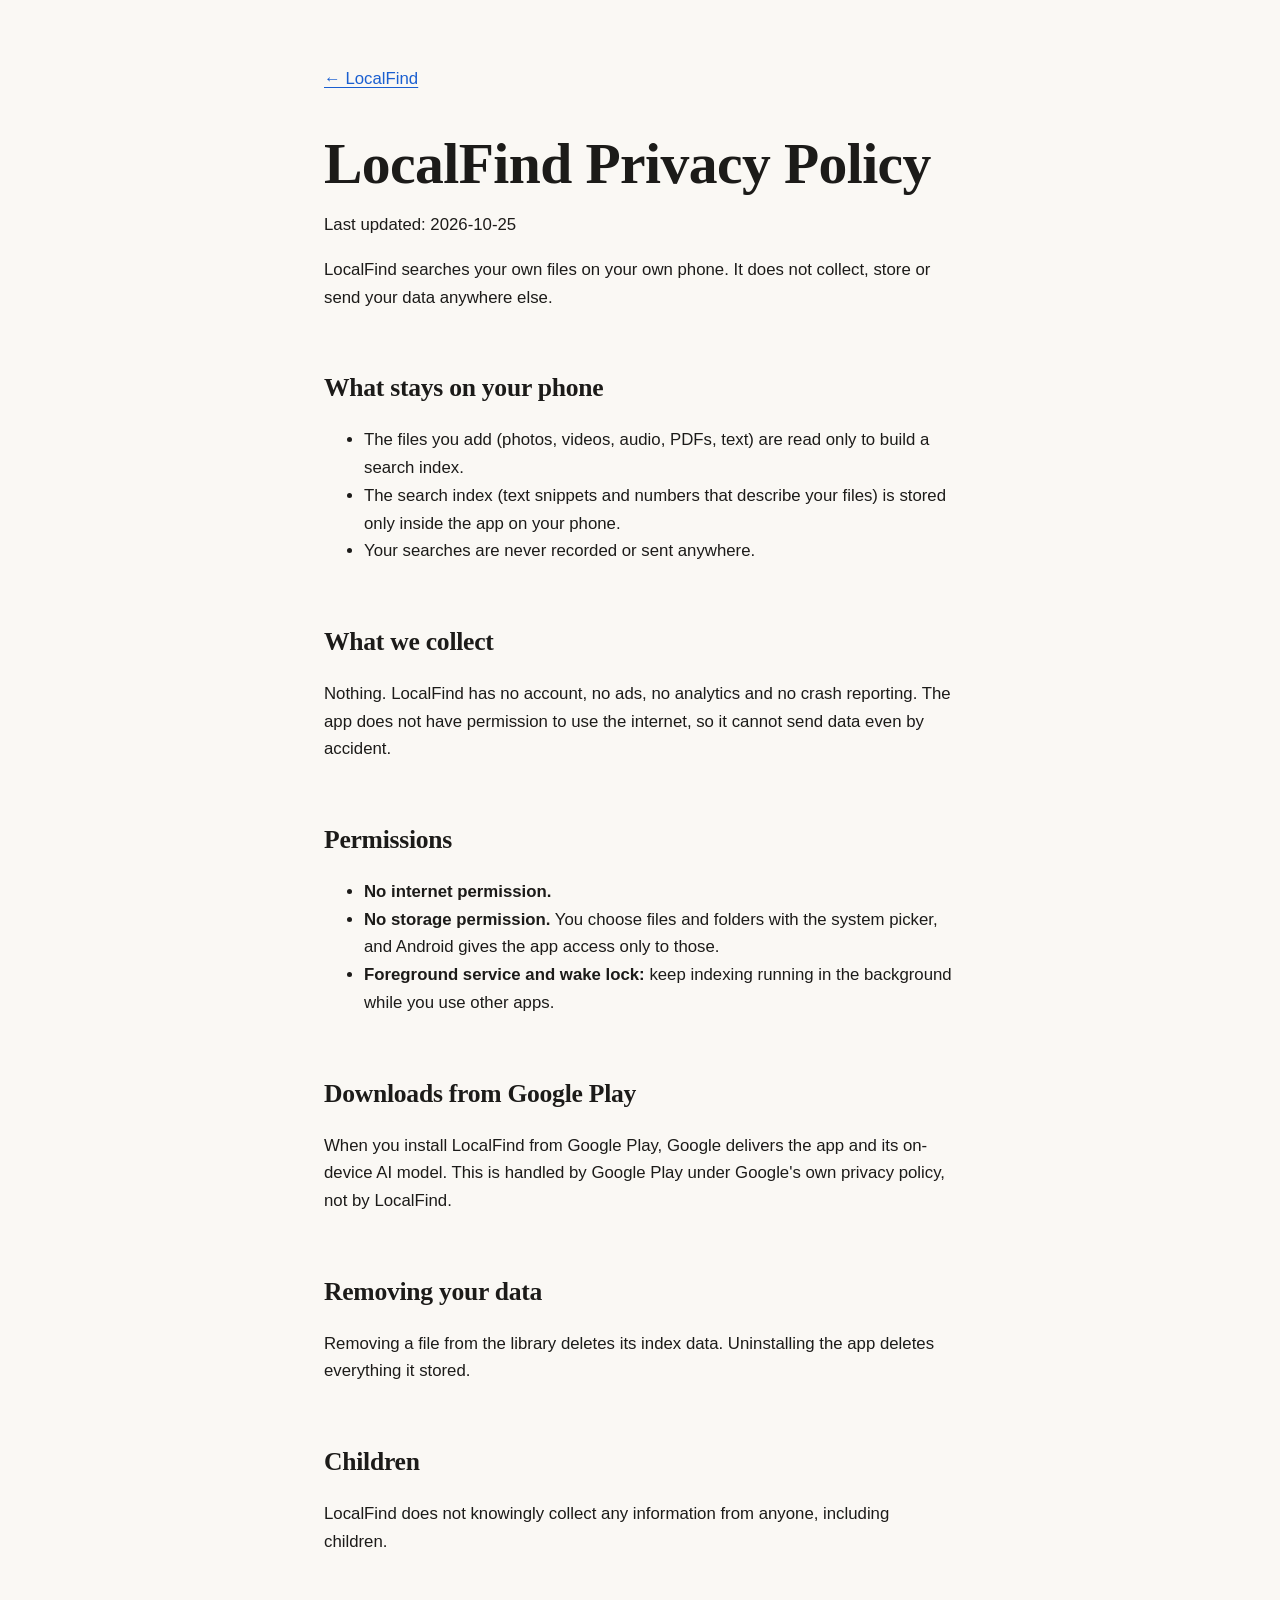
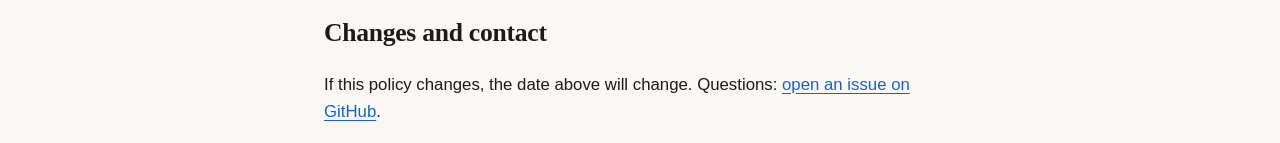
<file: docs/privacy.html>
<!doctype html>
<html lang="en">
<head>
  <meta charset="utf-8">
  <meta name="viewport" content="width=device-width, initial-scale=1">
  <title>LocalFind Privacy Policy</title>
  <meta name="description" content="LocalFind collects nothing and sends nothing. Everything stays on your phone.">
  <link rel="icon" href="art/play-store-icon-512.png">
  <link rel="stylesheet" href="style.css">
</head>
<body>
  <main class="text">
    <p><a href="./">&larr; LocalFind</a></p>
    <h1>LocalFind Privacy Policy</h1>
    <p>Last updated: 2026-10-25</p>

    <p>LocalFind searches your own files on your own phone. It does not collect, store or send your data anywhere else.</p>

    <h2>What stays on your phone</h2>
    <ul>
      <li>The files you add (photos, videos, audio, PDFs, text) are read only to build a search index.</li>
      <li>The search index (text snippets and numbers that describe your files) is stored only inside the app on your phone.</li>
      <li>Your searches are never recorded or sent anywhere.</li>
    </ul>

    <h2>What we collect</h2>
    <p>Nothing. LocalFind has no account, no ads, no analytics and no crash reporting. The app does not have permission to use the internet, so it cannot send data even by accident.</p>

    <h2>Permissions</h2>
    <ul>
      <li><strong>No internet permission.</strong></li>
      <li><strong>No storage permission.</strong> You choose files and folders with the system picker, and Android gives the app access only to those.</li>
      <li><strong>Foreground service and wake lock:</strong> keep indexing running in the background while you use other apps.</li>
    </ul>

    <h2>Downloads from Google Play</h2>
    <p>When you install LocalFind from Google Play, Google delivers the app and its on-device AI model. This is handled by Google Play under Google's own privacy policy, not by LocalFind.</p>

    <h2>Removing your data</h2>
    <p>Removing a file from the library deletes its index data. Uninstalling the app deletes everything it stored.</p>

    <h2>Children</h2>
    <p>LocalFind does not knowingly collect any information from anyone, including children.</p>

    <h2>Changes and contact</h2>
    <p>If this policy changes, the date above will change. Questions: <a href="https://github.com/bjdavey/localfind/issues">open an issue on GitHub</a>.</p>
  </main>
</body>
</html>
</file>
<file: docs/style.css>
/* Shared styles for the GitHub Pages site (index.html, privacy.html).
   Deliberately plain: warm paper background, ink text, one accent colour, hairline rules.
   No JavaScript, no external requests, no web fonts. */
:root { --bg: #faf8f4; --text: #1c1b19; --muted: #5d5b55; --accent: #1a5fd0; --rule: #d9d5cb; }
@media (prefers-color-scheme: dark) {
  :root { --bg: #161513; --text: #ece9e1; --muted: #a29f95; --accent: #7fa8f0; --rule: #36342f; }
}
* { box-sizing: border-box; }
body { margin: 0; background: var(--bg); color: var(--text); line-height: 1.65; font-size: 1.05rem;
       font-family: -apple-system, "Segoe UI", Roboto, Helvetica, Arial, sans-serif; }
main, header.hero { max-width: 880px; margin: 0 auto; padding: 0 24px; }
a { color: var(--accent); text-underline-offset: 3px; }
h1, h2, h3 { font-family: Georgia, "Times New Roman", serif; font-weight: 600; letter-spacing: -0.01em; }

/* Hero: left-aligned, text first. */
header.hero { padding-top: 64px; padding-bottom: 8px; }
.brand { display: flex; align-items: center; gap: 12px; font-weight: 600; }
.brand img { width: 40px; height: 40px; border-radius: 9px; }
h1 { font-size: clamp(2.2rem, 6.5vw, 3.6rem); line-height: 1.08; margin: 40px 0 16px; max-width: 14em; }
.tagline { font-size: 1.25rem; color: var(--muted); margin: 0 0 24px; max-width: 34em; }
.status { color: var(--muted); font-size: .95rem; margin: 0 0 24px; }
.buttons { display: flex; gap: 12px; flex-wrap: wrap; align-items: center; }
.btn { display: inline-flex; align-items: center; justify-content: center; height: 48px; padding: 0 20px; border-radius: 6px; font-weight: 600; text-decoration: none;
       border: 1px solid var(--text); color: var(--text); line-height: 1; }
.btn.primary { background: var(--text); color: var(--bg); }
.play-badge { display: inline-flex; align-items: center; justify-content: center; height: 48px; width: 162px;
              overflow: hidden; border-radius: 6px; text-decoration: none; flex-shrink: 0; }
.play-badge img { height: 72px; width: auto; max-width: none; display: block; }

/* Screenshots: a row that fits the page, wrapping to two columns on narrow screens. No scrolling. */
.shots { display: grid; grid-template-columns: repeat(auto-fit, minmax(180px, 1fr)); gap: 16px; padding: 40px 0 8px; }
.shots img { width: 100%; height: auto; border-radius: 10px; border: 1px solid var(--rule); display: block; }

h2 { font-size: 1.6rem; margin: 56px 0 12px; }
.lead { color: var(--muted); max-width: 40em; margin-top: 0; }

/* Features: a ruled list, not cards. */
.grid { display: grid; grid-template-columns: repeat(auto-fit, minmax(300px, 1fr)); column-gap: 40px; margin-top: 24px; }
.card { display: grid; grid-template-columns: 28px 1fr; align-content: start; column-gap: 14px; padding: 18px 0; border-top: 1px solid var(--rule); }
.card svg.ic { grid-row: 1 / 3; width: 24px; height: 24px; margin-top: 3px; color: var(--accent); }
.card h3 { margin: 0 0 2px; font-size: 1.1rem; }
.card p { margin: 0; color: var(--muted); }

.band { border-left: 3px solid var(--accent); padding-left: 20px; margin-top: 56px; }
.band h2 { margin-top: 0; }
.band h2 svg.ic { color: var(--accent); }

footer { max-width: 880px; margin: 64px auto 0; padding: 20px 24px 48px; border-top: 1px solid var(--rule);
         color: var(--muted); font-size: .9rem; }

/* Inline SVG icons (Material Symbols, Apache 2.0; GitHub mark). They inherit the text colour. */
svg.ic { width: 1.1em; height: 1.1em; fill: currentColor; vertical-align: -0.15em; }
.btn svg.ic { margin-right: 6px; }

/* Privacy page: just a readable column. */
main.text { max-width: 680px; padding-top: 48px; }

/* Demo GIF next to the intro text; stacks on narrow screens. */
.intro { display: grid; grid-template-columns: 320px 1fr; gap: 40px; align-items: center; margin-top: 40px; }
.intro h2 { margin-top: 0; }
.demo { width: 100%; height: auto; display: block; } /* the phone frame is baked into the GIF */
@media (max-width: 700px) { .intro { grid-template-columns: 1fr; } .demo { max-width: 320px; } }

/* Steps that light up in turn, in time with the demo GIF (26 s loop: search 1 = 0-8 s, 2 = 8-19 s, 3 = 19-26 s).
   Paused until the GIF has loaded (class "play", set in index.html) so the two start together. */
.steps { list-style: none; padding: 0; margin: 28px 0 0; }
.steps li { display: grid; gap: 2px; padding: 14px 0 14px 18px; border-left: 3px solid var(--rule);
            opacity: .35; animation-duration: 26s; animation-iteration-count: infinite; animation-play-state: paused; }
.steps.play li { animation-play-state: running; }
.steps q { font-family: Georgia, "Times New Roman", serif; font-size: 1.2rem; quotes: "“" "”"; }
.steps b { color: var(--accent); }
.steps span { color: var(--muted); }
.steps .s1 { animation-name: step1; }
.steps .s2 { animation-name: step2; }
.steps .s3 { animation-name: step3; }
@keyframes step1 { 0%, 30% { opacity: 1; border-color: var(--accent); transform: translateX(6px); }
                   32%, 100% { opacity: .35; border-color: var(--rule); transform: none; } }
@keyframes step2 { 0%, 30% { opacity: .35; border-color: var(--rule); transform: none; }
                   32%, 72% { opacity: 1; border-color: var(--accent); transform: translateX(6px); }
                   74%, 100% { opacity: .35; border-color: var(--rule); transform: none; } }
@keyframes step3 { 0%, 72% { opacity: .35; border-color: var(--rule); transform: none; }
                   74%, 99% { opacity: 1; border-color: var(--accent); transform: translateX(6px); }
                   100% { opacity: .35; border-color: var(--rule); transform: none; } }
@media (prefers-reduced-motion: reduce) { .steps li { animation: none; opacity: 1; } }
</file>
